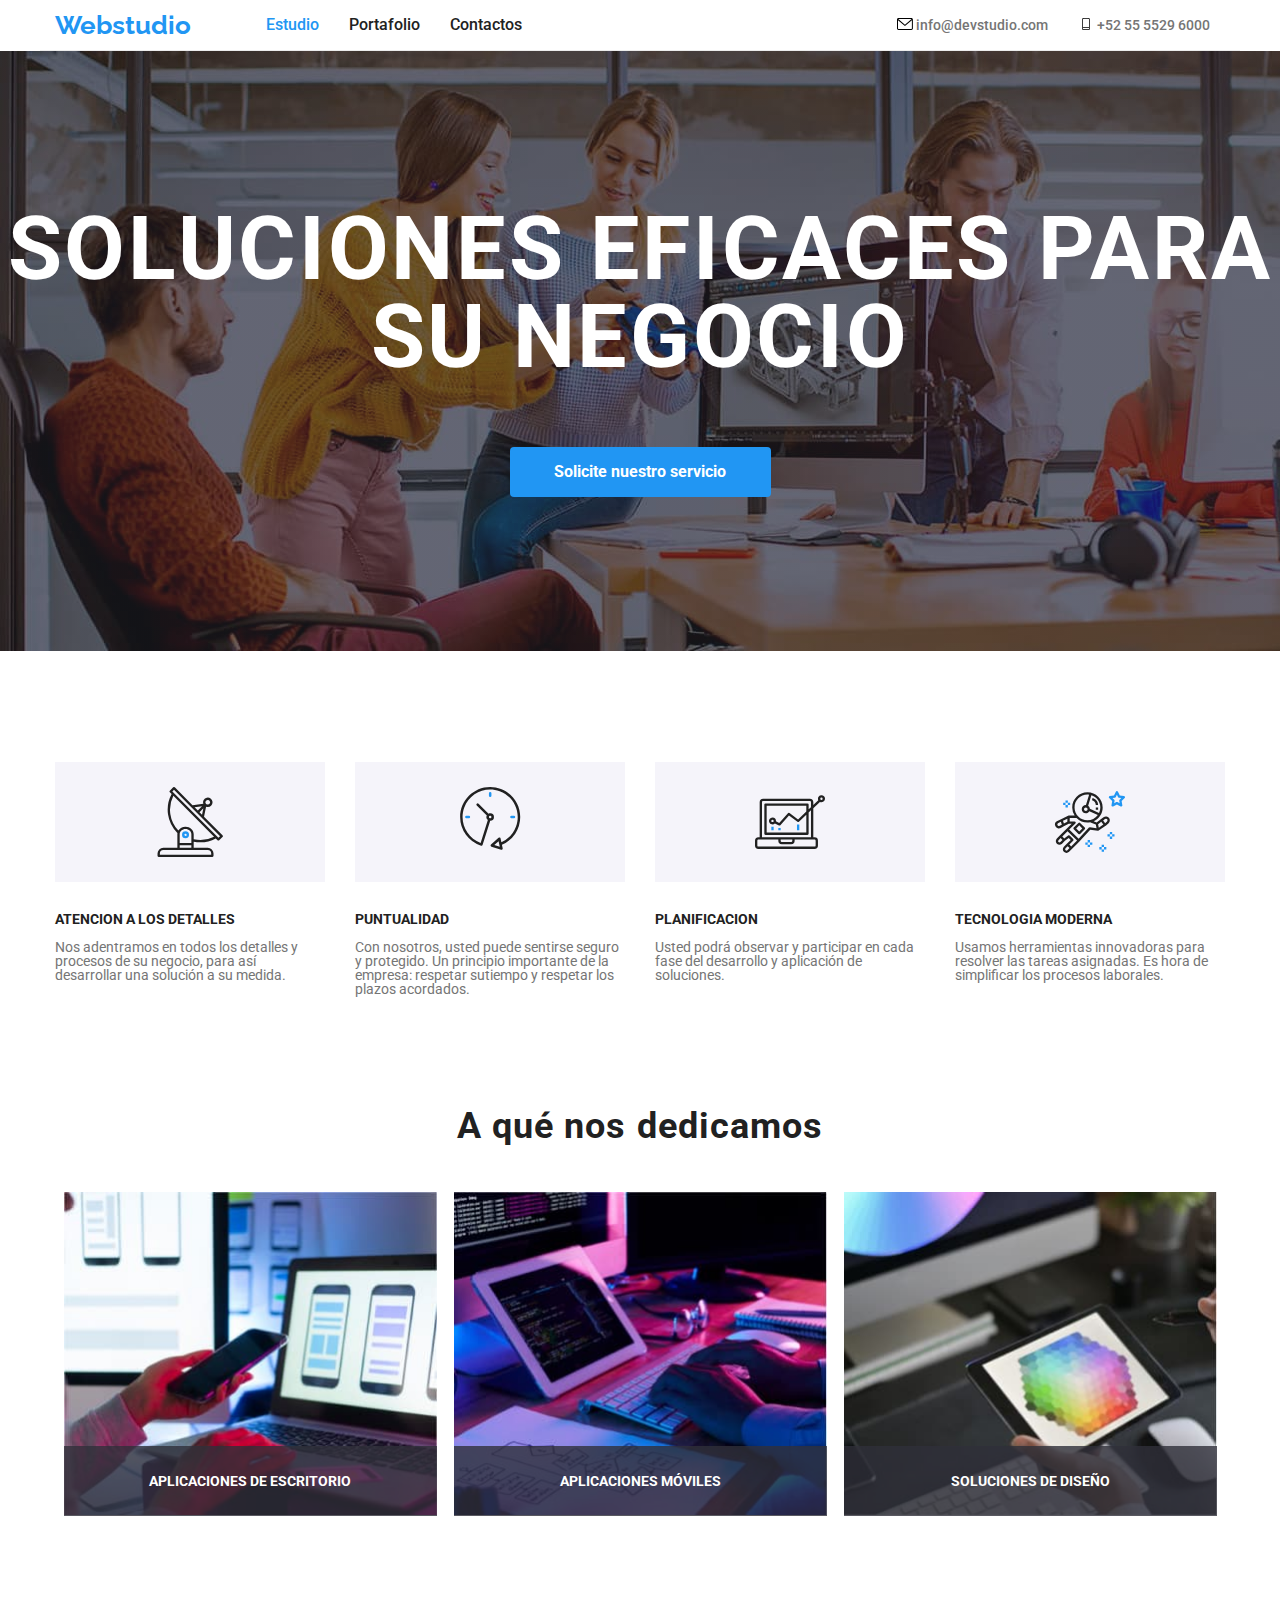
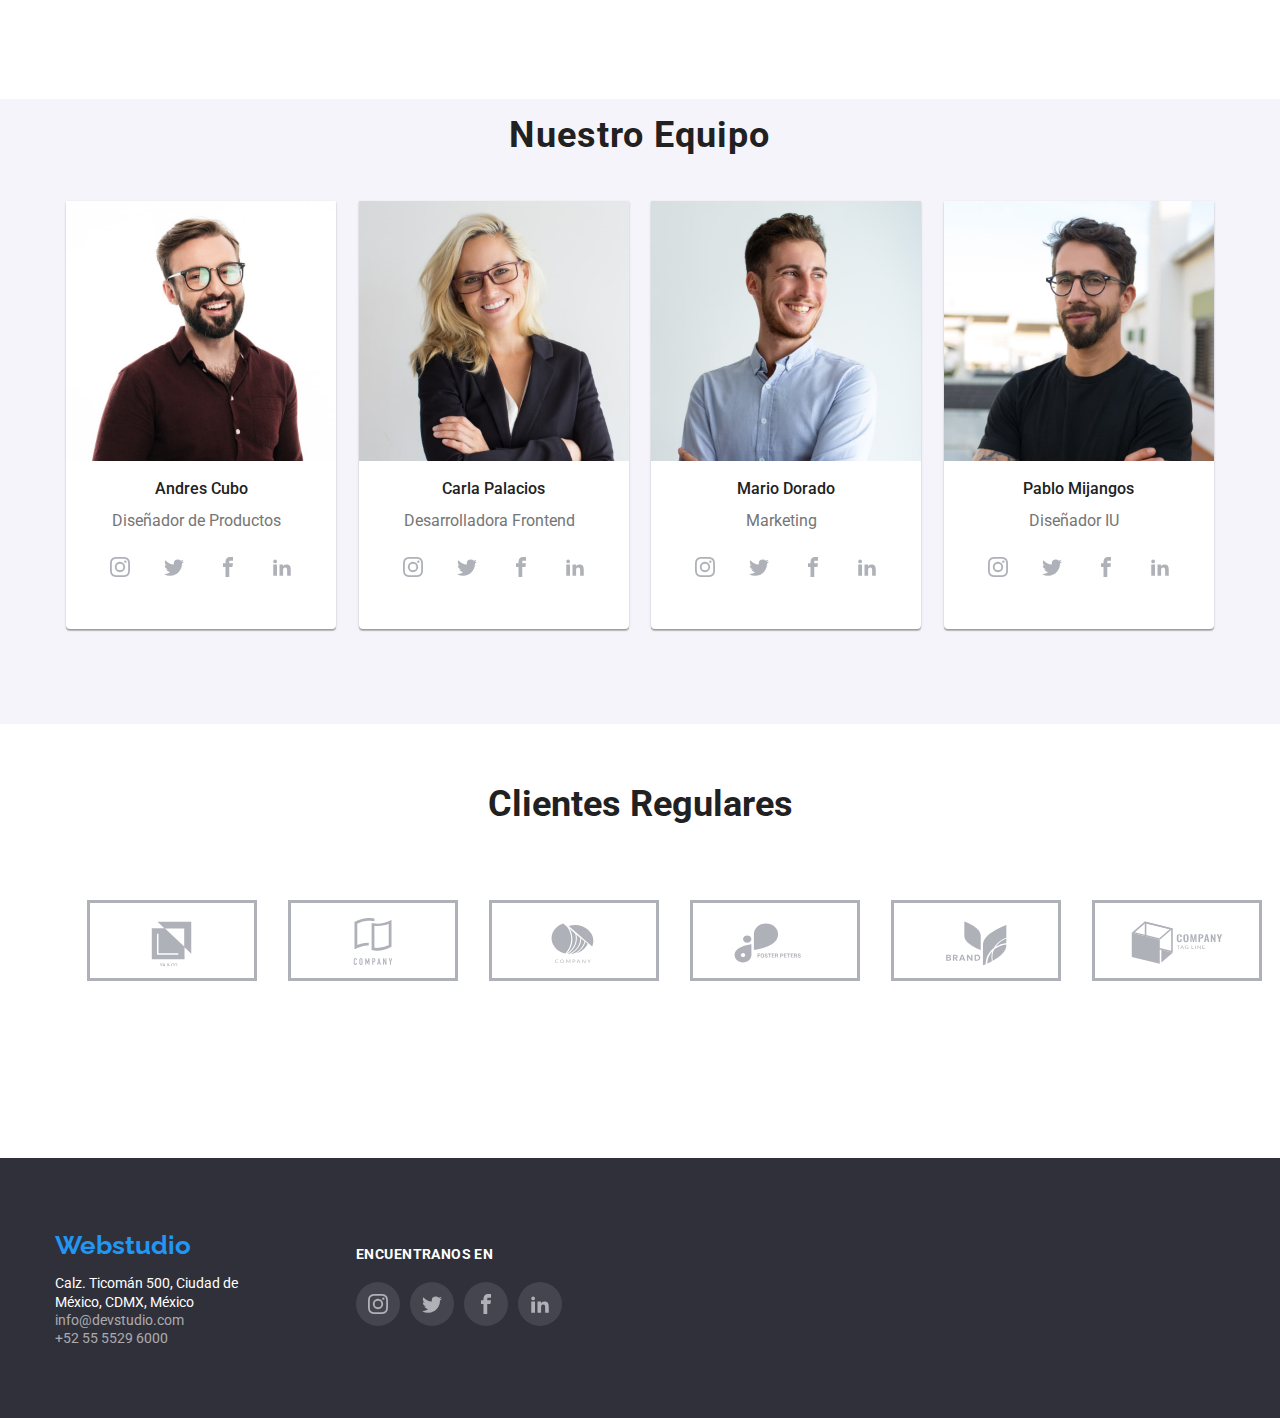
<file: index.html>
<!DOCTYPE html>
<html lang="en">
  <head>
    <meta charset="UTF-8" />
    <meta http-equiv="X-UA-Compatible" content="IE=edge" />
    <meta name="viewport" content="width=device-width, initial-scale=1.0" />
    <title>webstudio</title>
    <link
      rel="stylesheet"
      href="https://cdnjs.cloudflare.com/ajax/libs/modern-normalize/1.0.0/modern-normalize.min.css"
    />
    <link rel="stylesheet" href="css/styles.css" />
    <link
      href="https://fonts.googleapis.com/css2?family=Raleway:wght@700&family=Roboto:wght@400;500;700;900&display=swap"
      rel="stylesheet"
    />
  <body>
    <!-- header-html -->
    <header class="container header-container">
      <div class="header-letf-container">
        <a href="index.html" class="web-studio"> Webstudio</a>
        <nav>
          <ul class="nav-list">
            <li class="nav-item-menu">
              <a href="./index.html" class="header-element current">Estudio</a>
            </li>
            <li class="nav-item-menu">
              <a href="./portafolio.html" class="header-element">Portafolio</a>
            </li>
            <li class="nav-item-menu">
              <a href="#contactos" class="header-element">Contactos</a>
            </li>
          </ul>
        </nav>
      </div>
      <div class="header-right-container">
        <ul class="info-list">
          <li class="info-item-list">
            <a href="mail:info@devstudio.com" class="header-contact">
              <svg widht="16" height="12" class="info-item-list-icon">
                <use href="./images/icons.svg#icon-sobre-activable"></use>
              </svg>
              info@devstudio.com</a
            >
          </li>
          <li class="info-item-list">
            <a href="tel:+52-55-5529-6000" class="header-contact">
              <svg widht="16" height="12" class="info-item-list-icon">
                <use href="./images/icons.svg#icon-movil-vector""> </use>
              </svg>
              +52 55 5529 6000</a
            >
          </li>
        </ul>
      </div>
    </header>
    <main>
      <!-- section-1 -->
      <section class="effective-solutions padding-section">
        <div>
          <h1>
            SOLUCIONES EFICACES PARA <br />
            SU NEGOCIO
          </h1>
          <button type="button" class="button-effective-solutions">
            Solicite nuestro servicio
          </button>
        </div>
      </section>
      <!-- section-2 -->
      <section id="estudio" class="container padding-section-top padding-section-bottom">
        <ul class="paragraphs-section-2-container">
          <li class="paragraph-section-2-list">
            <div class="icon-section-2">
              <svg widht="65" height="70">
                <use href="./images/icons.svg#icon-antenna"></use>
              </svg>
            </div> 
            <h3 class="section-2-titles">ATENCION A LOS DETALLES</h3>
            <p class="section-2-paragraphs">
              Nos adentramos en todos los detalles y procesos de su negocio,
              para así desarrollar una solución a su medida.
            </p>
          </li>
          <li class="paragraph-section-2-list">
            <div class="icon-section-2">
              <svg widht="65" height="70">
                <use href="./images/icons.svg#icon-reloj-1"></use>            
              </svg>
            </div>
            <h3 class="section-2-titles">PUNTUALIDAD</h3>
            <p class="section-2-paragraphs">
              Con nosotros, usted puede sentirse seguro y protegido. Un
              principio importante de la empresa: respetar sutiempo y respetar
              los plazos acordados.
            </p>
          </li>
          <li class="paragraph-section-2-list">
            <div class="icon-section-2">
              <svg widht="65" height="70">
                <use href="./images/icons.svg#icon-diagrama-1"></use>            
              </svg>
            </div>
            <h3 class="section-2-titles">PLANIFICACION</h3>
            <p class="section-2-paragraphs">
              Usted podrá observar y participar en cada fase del desarrollo y
              aplicación de soluciones.
            </p>
          </li>
          <li class="paragraph-section-2-list">
            <div class="icon-section-2">
              <svg widht="65" height="70">
                <use href="./images/icons.svg#icon-astronauta-1"></use>            
              </svg>
            </div>
            <h3 class="section-2-titles">TECNOLOGIA MODERNA</h3>
            <p class="section-2-paragraphs">
              Usamos herramientas innovadoras para resolver las tareas
              asignadas. Es hora de simplificar los procesos laborales.
            </p>
          </li>
        </ul>
      </section>
      <!-- section-3 -->
      <section class="container padding-section-top padding-section-bottom">
        <h2 class="section-titles">A qué nos dedicamos</h2>
        <ul class="section-3-container-list">
          <li>
            <img
              src="images/imagen-1.jpg"
              width="373"
              alt="escribiendo con el celular en la mano"
            />
            <div class="section-3-img-footer">
              <h3 class="section-3-paragraph-img-footer"> APLICACIONES DE ESCRITORIO </h3>
            </div>
          </li>
          <li>
            <img
              src="images/imagen-7.jpg"
              width="373"
              alt="teclado, tablet y manos"
            />
            <div class="section-3-img-footer">
              <h3 class="section-3-paragraph-img-footer"> APLICACIONES MÓVILES</h3>
            </div>
          </li>
          <li>
            <img src="images/imagen-2.jpg" width="373" alt="tablet en mano" />
            <div class="section-3-img-footer">
              <h3 class="section-3-paragraph-img-footer"> SOLUCIONES DE DISEÑO</h3>
            </div>
          </li>
        </ul>
      </section>
      <!-- section-4 -->
      <section class="our-team-members padding-section-bottom">
        <div class="container">
          <h2 class="section-titles">Nuestro Equipo</h2>
          <ul class="our-team-members-list-container">
            <li class="our-team-list-container" >
              <img
                src="images/imagen-3.jpg"
                width="270"
                alt="hombre sonriente con camisa vinotinto y gafas"
              />
                <h3 class="team-members">Andres Cubo</h3>
                <p class="jobs-members">Diseñador de Productos</p>
                <ul class="social-media-icons-container">
                  <li class="our-team-members-icon-container">
                    <a href="#">
                      <svg class="svg-class-our-team-members" widht="20" height="20">
                        <use href="./images/icons.svg#icon-instagram"></use> 
                      </svg>  
                    </a>
                  </li>
                  <li class="our-team-members-icon-container"> 
                    <a href="#">
                      <svg class="svg-class-our-team-members" widht="20" height="20" border-radius="50px 50px">
                        <use href="./images/icons.svg#icon-twitter"></use>            
                      </svg>  
                    </a>  
                  </li>  
                  <li class="our-team-members-icon-container">
                    <a href="#">
                      <svg class="svg-class-our-team-members" widht="20" height="20">
                        <use href="./images/icons.svg#icon-facebook"></use>            
                      </svg>
                    </a>
                  </li>
                  <li class="our-team-members-icon-container">
                    <a href="#">
                      <svg class="svg-class-our-team-members" widht="20" height="20">
                        <use href="./images/icons.svg#icon-linkedin2" class="our-team-icons-use"></use>            
                      </svg>
                    </a>
                  </li>
                </ul>              
            </li>
            <li class="our-team-list-container">
              <img
                src="images/imagen-4.jpg"
                width="270"
                alt="mujer rubia con lentes y ropa negra"
              />
              <h3 class="team-members">Carla Palacios</h3>
              <p class="jobs-members">Desarrolladora Frontend</p> 
              <ul class="social-media-icons-container">
                <li class="our-team-members-icon-container">
                  <a href="#">
                    <svg class="svg-class-our-team-members" widht="20" height="20">
                      <use href="./images/icons.svg#icon-instagram"></use> 
                    </svg>  
                  </a>
                </li>
                <li class="our-team-members-icon-container"> 
                  <a href="#">
                    <svg class="svg-class-our-team-members" widht="20" height="20" border-radius="50px 50px">
                      <use href="./images/icons.svg#icon-twitter"></use>            
                    </svg>  
                  </a>  
                </li>  
                <li class="our-team-members-icon-container">
                  <a href="#">
                    <svg class="svg-class-our-team-members" widht="20" height="20">
                      <use href="./images/icons.svg#icon-facebook"></use>            
                    </svg>
                  </a>
                </li>
                <li class="our-team-members-icon-container">
                  <a href="#">
                    <svg class="svg-class-our-team-members" widht="20" height="20">
                      <use href="./images/icons.svg#icon-linkedin2" class="our-team-icons-use"></use>            
                    </svg>
                  </a>
                </li>
              </ul>
            </li>
            <li class="our-team-list-container">
              <img
                src="images/imagen-5.jpg"
                width="270"
                alt="hombre sonriente con camisa blanca"
              />
              <h3 class="team-members">Mario Dorado</h3>
              <p class="jobs-members">Marketing</p>
              <ul class="social-media-icons-container">
                <li class="our-team-members-icon-container">
                  <a href="#">
                    <svg class="svg-class-our-team-members" widht="20" height="20">
                      <use href="./images/icons.svg#icon-instagram"></use> 
                    </svg>  
                  </a>
                </li>
                <li class="our-team-members-icon-container"> 
                  <a href="#">
                    <svg class="svg-class-our-team-members" widht="20" height="20" border-radius="50px 50px">
                      <use href="./images/icons.svg#icon-twitter"></use>            
                    </svg>  
                  </a>  
                </li>  
                <li class="our-team-members-icon-container">
                  <a href="#">
                    <svg class="svg-class-our-team-members" widht="20" height="20">
                      <use href="./images/icons.svg#icon-facebook"></use>            
                    </svg>
                  </a>
                </li>
                <li class="our-team-members-icon-container">
                  <a href="#">
                    <svg class="svg-class-our-team-members" widht="20" height="20">
                      <use href="./images/icons.svg#icon-linkedin2" class="our-team-icons-use"></use>            
                    </svg>
                  </a>
                </li>
              </ul>
            </li>
            <li class="our-team-list-container">
              <img
                src="images/imagen-6.jpg"
                width="270"
                alt="hombre con ropa negra y lentes"
              />
              <h3 class="team-members">Pablo Mijangos</h3>
              <p class="jobs-members">Diseñador IU</p>
              <ul class="social-media-icons-container">
                <li class="our-team-members-icon-container">
                  <a href="#">
                    <svg class="svg-class-our-team-members" widht="20" height="20">
                      <use href="./images/icons.svg#icon-instagram"></use> 
                    </svg>  
                  </a>
                </li>
                <li class="our-team-members-icon-container"> 
                  <a href="#">
                    <svg class="svg-class-our-team-members" widht="20" height="20" border-radius="50px 50px">
                      <use href="./images/icons.svg#icon-twitter"></use>            
                    </svg>  
                  </a>  
                </li>  
                <li class="our-team-members-icon-container">
                  <a href="#">
                    <svg class="svg-class-our-team-members" widht="20" height="20">
                      <use href="./images/icons.svg#icon-facebook"></use>            
                    </svg>
                  </a>
                </li>
                <li class="our-team-members-icon-container">
                  <a href="#">
                    <svg class="svg-class-our-team-members" widht="20" height="20">
                      <use href="./images/icons.svg#icon-linkedin2" class="our-team-icons-use"></use>            
                    </svg>
                  </a>
                </li>
              </ul></ul>
            </li>
          </ul>
        </div>
      </section>
      <section class=" regular-clients ">
        <div class="container">
          <h2 class="regular-clients-tittle">Clientes Regulares</h2>
          <ul class="regular-clients-container">
            <li class="regular-clients-width">
              <a href="#">
                <svg class="svg-class-regular-clients">
                  <use href="./images/icons.svg#icon-Logo-1"></use>            
                </svg>
              </a>
            </li>
            <li class="regular-clients-width">
              <a href="#">
                <svg class="svg-class-regular-clients"  widht="41" height="46">
                  <use href="./images/icons.svg#icon-Logo-2"></use>            
                </svg>
              </a>
            </li>
            <li class="regular-clients-width">
              <a href="#">
                <svg class="svg-class-regular-clients" widht="41" height="46">
                  <use href="./images/icons.svg#icon-Logo-3"></use>            
                </svg>
              </a>
            </li>
            <li class="regular-clients-width">
              <a href="#">
                <svg class="svg-class-regular-clients"  widht="41" height="46">
                  <use href="./images/icons.svg#icon-Logo-gris"></use>            
                </svg>
              </a>
            </li>
            <li class="regular-clients-width">
              <a href="#">
                <svg class="svg-class-regular-clients"  widht="41" height="46">
                  <use href="./images/icons.svg#icon-Logo-5"></use>            
                </svg>
              </a>
            </li>
            <li class="regular-clients-width">
              <a href="#">
                <svg class="svg-class-regular-clients" widht="41" height="46">
                  <use href="./images/icons.svg#icon-Logo-6"></use>            
                </svg>
              </a>
            </li>
          </ul>
        </div>
      </section>
    </main>
    <!-- footer -->
    <footer id="contactos" class="footer">
      <div class="container footer-container">
        <div class="footer-list">
          <a href="index.html" class="web-studio">Webstudio</a>
            <address class="address-container">
              <ul class="footer-list">
                  <li class="footer-list-item">
                    <a
                      href="https://www.google.com/maps/place/Calz.+Ticom%C3%A1n+500,+La+Laguna+Ticoman,+Gustavo+A.+Madero,+07340+Ciudad+de+M%C3%A9xico,+CDMX,+M%C3%A9xico/@19.5102022,-99.1350661,17z/data=!3m1!4b1!4m5!3m4!1s0x85d1f9c66374d1dd:0x72c74207e8767392!8m2!3d19.5102022!4d-99.1324912?hl=es"
                      target="_blank"
                      rel="noreferrer noopener"
                      class="footer-elements"
                      >Calz. Ticomán 500, Ciudad de México, CDMX, México
                    </a>
                  </li>
                <li class="">
                  <a href="mail:info@devstudio.com" class="footer-contact"
                    >info@devstudio.com</a
                  >
                </li>
                <li>
                  <a href="tel:+52-55-5529-6000" class="footer-contact"
                    >+52 55 5529 6000</a
                  >
                </li>          
              </ul>
            </address>
        </div>
      <div class="social-footer footer-list">
        <h3 class="footer-tittle">ENCUENTRANOS EN</h3>
        <ul class="footer-icons-container">
          <li class="footer-social-media-icon-container">
            <a href="#">
              <svg class="svg-class-our-team-members" widht="20" height="20">
                <use href="./images/icons.svg#icon-instagram"></use> 
              </svg> 
            </a> 
          </li>
          <li class="footer-social-media-icon-container"> 
            <a href="#">
              <svg class="svg-class-our-team-members" widht="20" height="20" border-radius="50px 50px">
                <use href="./images/icons.svg#icon-twitter"></use>            
              </svg>    
            </a>
          </li>  
          <li class="footer-social-media-icon-container">
            <a href="#">
              <svg class="svg-class-our-team-members" widht="20" height="20">
                <use href="./images/icons.svg#icon-facebook"></use>            
              </svg>
            </a>
          </li>
          <div class="footer-social-media-icon-container">
            <a href="#">
              <svg class="svg-class-our-team-members" widht="20" height="20">
                <use href="./images/icons.svg#icon-linkedin2" class="our-team-icons-use"></use>            
              </svg>
            </a>
        </ul>
      </div> 
    </footer>
  </body>
</html>
</file>
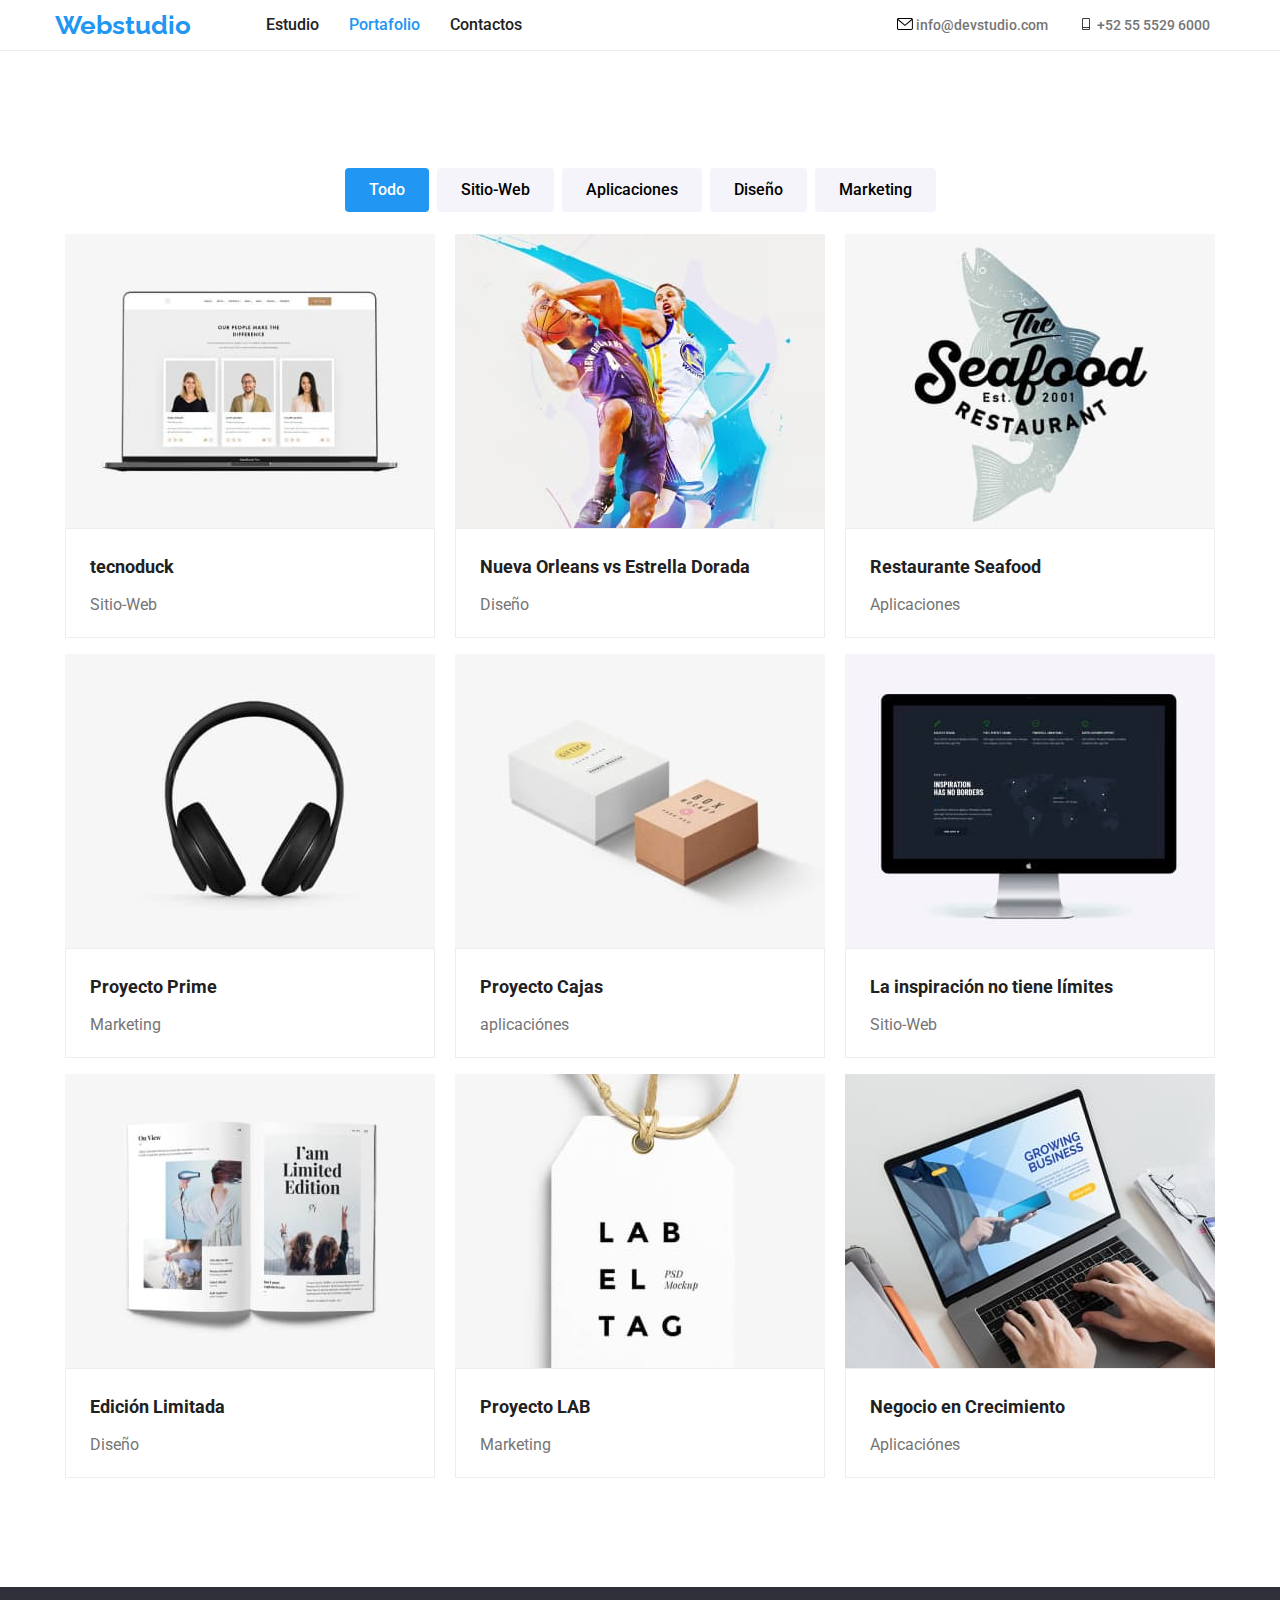
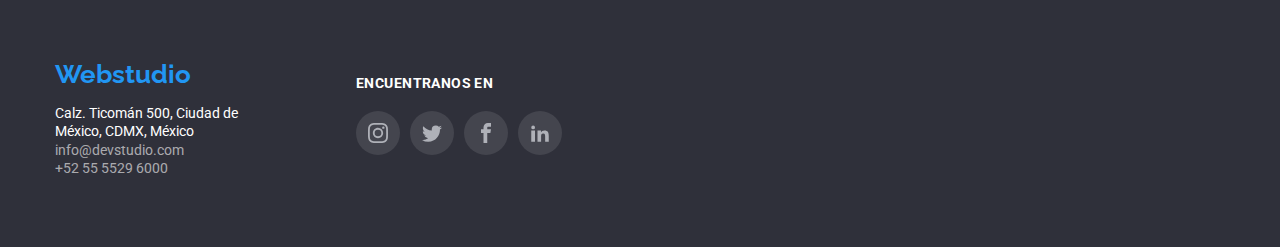
<file: portafolio.html>
<!DOCTYPE html>
<html lang="en">
  <head>
    <meta charset="UTF-8" />
    <meta http-equiv="X-UA-Compatible" content="IE=edge" />
    <meta name="viewport" content="width=device-width, initial-scale=1.0" />
    <title>portafolio</title>
    <link
      rel="stylesheet"
      href="https://cdnjs.cloudflare.com/ajax/libs/modern-normalize/1.0.0/modern-normalize.min.css"
    />
    <link rel="stylesheet" href="css/styles.css" />
    <link
      href="https://fonts.googleapis.com/css2?family=Raleway:wght@700&family=Roboto:wght@400;500;700;900&display=swap"
      rel="stylesheet"
    />
  </head>
  <body>
    <!-- header-portafolio -->
    <header class=" header-container">
      <div class="container header-container-flex">
        <div class="header-letf-container">
          <a href="index.html" class="web-studio"> Webstudio</a>
          <nav>
            <ul class="nav-list">
              <li class="nav-item-menu">
                <a href="./index.html" class="header-element">Estudio</a>
              </li>
              <li class="nav-item-menu">
                <a href="./portafolio.html" class="header-element current">Portafolio</a>
              </li>
              <li class="nav-item-menu">
                <a href="#contactos" class="header-element">Contactos</a>
              </li>
            </ul>
          </nav>
        </div>
        <div class="header-right-container">
          <ul class="info-list">
            <li class="info-item-list">
              <a href="mail:info@devstudio.com" class="header-contact">
                <svg widht="16" height="12" class="info-item-list-icon">
                  <use href="./images/icons.svg#icon-sobre-activable"></use>
                </svg>
                info@devstudio.com</a
              >
            </li>
            <li class="info-item-list">
              <a href="tel:+52-55-5529-6000" class="header-contact">
                <svg widht="16" height="12" class="info-item-list-icon">
                  <use href="./images/icons.svg#icon-movil-vector""> </use>
                </svg>
                +52 55 5529 6000</a
              >
            </li>
          </ul>
        </div>
      </div>
    </header>
    <!-- main -->
    <main>
      <!-- section-filtros y portafolio -->
      <section class="container padding-section-top padding-section-bottom">
        <ul class="filter-button-container">
          <li>
            <button
              type="button"
              class="buttons-filters current-button filter-button-container"
            >
              Todo
            </button>
          </li>
          <li>
            <button
              type="button"
              class="buttons-filters filter-button-container"
            >
              Sitio-Web
            </button>
          </li>
          <li>
            <button
              type="button"
              class="buttons-filters filter-button-container"
            >
              Aplicaciones
            </button>
          </li>
          <li>
            <button
              type="button"
              class="buttons-filters filter-button-container"
            >
              Diseño
            </button>
          </li>
          <li>
            <button
              type="button"
              class="buttons-filters filter-button-container"
            >
              Marketing
            </button>
          </li>
        </ul>
        <ul class="filter-card filter-card-container-list">
          <li class="filter-card-container">
            <img
              src="images/imagen-8.jpg"
              width="370"
              alt="pc-whit-open-web-site"
            />
            <div class="filter-card-bottom">
              <h3 class="briefcase-titles">tecnoduck</h3>
              <p class="briefcase-proyects">Sitio-Web</p>
            </div>
          </li>
          <li class="filter-card-container">
            <img
              src="images/imagen-9.jpg"
              width="370"
              alt="playing-basketball"
            />
            <div class="filter-card-bottom">
              <h3 class="briefcase-titles">
                Nueva Orleans vs Estrella Dorada
              </h3>
              <p class="briefcase-proyects">Diseño</p>
            </div>
          </li>
          <li class="filter-card-container">
            <img
              src="images/imagen-10.jpg"
              width="370"
              alt="the-sea-food-restaurant"
            />
            <div class="filter-card-bottom">
              <h3 class="briefcase-titles">Restaurante Seafood</h3>
              <p class="briefcase-proyects">Aplicaciones</p>
            </div>
          </li>
          <li class="filter-card-container">
            <img src="images/imagen-11.jpg" width="370" alt="Headphones" />
            <div class="filter-card-bottom">
              <h3 class="briefcase-titles">Proyecto Prime</h3>
              <p class="briefcase-proyects">Marketing</p>
            </div>
          </li>
          <li class="filter-card-container">
            <img src="images/imagen-12.jpg" width="370" alt="boxes" />
            <div class="filter-card-bottom">
              <h3 class="briefcase-titles">Proyecto Cajas</h3>
              <p class="briefcase-proyects">aplicaciónes</p>
            </div>
          </li>
          <li class="filter-card-container">
            <img src="images/imagen-13.jpg" width="370" alt="pc-screen" />
            <div class="filter-card-bottom">
              <h3 class="briefcase-titles">La inspiración no tiene límites</h3>
              <p class="briefcase-proyects">Sitio-Web</p>
            </div>
          </li>
          <li class="filter-card-container">
            <img src="images/imagen-14.jpg" width="370" alt="book" />
            <div class="filter-card-bottom">
              <h3 class="briefcase-titles">Edición Limitada</h3>
              <p class="briefcase-proyects">Diseño</p>
            </div>
          </li>
          <li class="filter-card-container">
            <img src="images/imagen-15.jpg" width="370" alt="tag" />
            <div class="filter-card-bottom">
              <h3 class="briefcase-titles">Proyecto LAB</h3>
              <p class="briefcase-proyects">Marketing</p>
            </div>
          </li>
          <li class="filter-card-container">
            <img
              src="images/imagen-16.jpg"
              width="370"
              alt="writting-in-a-pc"
            />
            <div class="filter-card-bottom">
              <h3 class="briefcase-titles">Negocio en Crecimiento</h3>
              <p class="briefcase-proyects">Aplicaciónes</p>
            </div>
          </li>
        </ul>
      </section>
    </main>
    <!-- footer -->
    <footer id="contactos" class="footer">
      <div class="container footer-container">
        <div class="footer-list">
          <a href="index.html" class="web-studio">Webstudio</a>
            <address class="address-container">
              <ul class="footer-list">
                  <li class="footer-list-item">
                    <a
                      href="https://www.google.com/maps/place/Calz.+Ticom%C3%A1n+500,+La+Laguna+Ticoman,+Gustavo+A.+Madero,+07340+Ciudad+de+M%C3%A9xico,+CDMX,+M%C3%A9xico/@19.5102022,-99.1350661,17z/data=!3m1!4b1!4m5!3m4!1s0x85d1f9c66374d1dd:0x72c74207e8767392!8m2!3d19.5102022!4d-99.1324912?hl=es"
                      target="_blank"
                      rel="noreferrer noopener"
                      class="footer-elements"
                      >Calz. Ticomán 500, Ciudad de México, CDMX, México
                    </a>
                  </li>
                <li class="">
                  <a href="mail:info@devstudio.com" class="footer-contact"
                    >info@devstudio.com</a
                  >
                </li>
                <li>
                  <a href="tel:+52-55-5529-6000" class="footer-contact"
                    >+52 55 5529 6000</a
                  >
                </li>          
              </ul>
            </address>
        </div>
      <div class="social-footer footer-list">
        <h3 class="footer-tittle">ENCUENTRANOS EN</h3>
        <ul class="footer-icons-container">
          <li class="footer-social-media-icon-container">
            <a href="#">
              <svg class="svg-class-our-team-members" widht="20" height="20">
                <use href="./images/icons.svg#icon-instagram"></use> 
              </svg> 
            </a> 
          </li>
          <li class="footer-social-media-icon-container"> 
            <a href="#">
              <svg class="svg-class-our-team-members" widht="20" height="20" border-radius="50px 50px">
                <use href="./images/icons.svg#icon-twitter"></use>            
              </svg>    
            </a>
          </li>  
          <li class="footer-social-media-icon-container">
            <a href="#">
              <svg class="svg-class-our-team-members" widht="20" height="20">
                <use href="./images/icons.svg#icon-facebook"></use>            
              </svg>
            </a>
          </li>
          <li class="footer-social-media-icon-container">
            <a href="#">
              <svg class="svg-class-our-team-members" widht="20" height="20">
                <use href="./images/icons.svg#icon-linkedin2" class="our-team-icons-use"></use>            
              </svg>
            </a>
          </li>
        </ul>
      </div> 
    </footer>
  </body>
</html>
</file>
<file: css/styles.css>
/* fuentes-roboto-y-raleway */
/* font-family: 'Raleway', sans-serif;......font-family: 'Roboto', sans-serif; */
:root {
  --brand-color: #2196f3;
  --button-color: #f5f4fa;
  --background-button-color: #2196f3;
  --background-color: #2f303a;
  --main-font: "Roboto";
}
body {
  font-family: "Roboto", sans-serif;
  color: #212121;
}
a {
  text-decoration: none;
}
ul {
  list-style-type: none;
}

h1,
h2,
h2 {
  margin-top: 0%;
}
header {
  border-bottom: 15px;
  border-color: #212121;
}
.container {
  width: 1200px;
  padding-left: 15px;
  padding-right: 15px;
  margin: auto;
}

.padding-section-top {
  padding-top: 95px;
}

.padding-section-bottom {
  padding-bottom: 95px;
}
/* header-section- */
/* webstudio */
.web-studio {
  color: var(--brand-color);
  font-family: "Raleway";
  font-style: normal;
  font-weight: 700;
  font-size: 26px;
  line-height: 1;
}

.web-studio:hover {
  color: var(--brand-color);
}
/* header-nav-elemnts */

.header-container {
  display: flex;
  align-items: center;
  justify-content: space-between;
  border-style: solid;
  border-width: 0px 0px 1px 0px;
  border-color: #ececec;
}
.header-container-flex {
  display: flex;
  justify-content: space-between;
}
.header-element {
  color: #212121;
  font-family: var(--main-font);
  font-style: normal;
  line-height: 1;
  font-weight: 500;
}
.header-element:hover {
  color: var(--brand-color);
}
.header-element:active {
  color: var(--brand-color);
  font-weight: 500;
}
/* header-contacts */
.header-contact {
  color: #757575;
  font-family: var(--main-font);
  font-style: normal;
  font-weight: 500;
  font-size: 14px;
  line-height: 1;
  text-decoration: none;
}
.header-contact:hover {
  color: var(--brand-color);
}

.header-letf-container {
  display: flex;
  align-items: center;
  justify-content: start;
}
.nav-list {
  display: flex;
  padding: auto;
  margin-left: 20px;
}
.nav-item-menu {
  padding: 0 15px;
}
.header-right-container {
  display: flex;
  align-items: center;
  justify-content: end;
}
.info-list {
  display: flex;
  padding: 0px;
  margin-left: 19px;
}
.info-item-list {
  padding: 0 15px;
}

.info-item-list-icon{
width: 16px;
align-items: center;
cursor: pointer;
}
.info-item-list-icon:hover{
  width: 16px;
  align-items: center;
  fill: var(--brand-color);
  }
.header-contact:hover .info-item-list-icon,
.header-contact:focus .info-item-list-icon{
  fill: var(--brand-color);
}
/* seccion#1 "soluciones eficacez para su negocio */
.effective-solutions {
  background-image: linear-gradient(to top,#2F303A66,
  #2F303A66), url(../images/background-image.jpg);
  background-size: cover;
  font-family: var(--main-font);
  font-style: normal;
  font-weight: 900;
  font-size: 44px;
  line-height: 1;
  color: #ffff;
  text-align: center;
  letter-spacing: 0.06em;
  text-transform: uppercase;
  display: flex;
  flex-direction: column;
  justify-content: center;
  align-items: center;
  text-align: center;
  height: 600px;
}

/* seccion-2 */
.section-2-titles {
  font-family: var(--main-font);
  font-style: normal;
  font-weight: 700;
  font-size: 14px;
  line-height: 1;
  color: #212121;
}

.section-2-paragraphs {
  font-family: var(--main-font);
  font-size: 14px;
  line-height: 1;
  color: #757575;
}

.paragraphs-section-2-container {
  display: flex;
  gap: 1rem;
  justify-content: space-between;
  padding: 0;
}

.paragraph-section-2-list {
  width: 270px;
  height: 122px;
}
.icon-section-2{
  display: flex;
  align-items: center;
  background-color: #F5F4FA;
  width: 270px;
  height: 120px;
  margin-bottom: 30px;
}
/* section-titles */
.section-titles {
  font-family: var(--main-font);
  font-style: normal;
  font-weight: 700;
  font-size: 36px;
  line-height: 2;
  text-align: center;
  letter-spacing: 0.03em;
  color: #212121;
}
/* section-3 */

.section-3-container-list {
  display: flex;
  flex-direction: row;
  justify-content: space-around;
  padding: 0;
  margin: auto;
}

.section-3-img-footer{
  position: relative;
  bottom: 87.5px;
  background: rgba(47, 48, 58, 0.8);
  width: 373px;
  height: 70px;
  justify-content: center;
}
.section-3-paragraph-img-footer{
  font-family: var(--main-font);
  font-weight: 700;
  font-size: 14px;
  line-height: 16px;
  color: #FFFFFF;
  text-align: center;
  padding-top: 27px;
  padding-bottom: 27px;
}
/* section-4 */

.our-team-members {
  background-color: #f5f4fa;
}
.team-members {
  font-family: var(--main-font);
  font-style: normal;
  font-weight: 500;
  font-size: 16px;
  line-height: 1;
  color: #212121;
  text-align: center;
}

.jobs-members {
  font-family: var(--main-font);
  font-style: normal;
  font-weight: 400;
  font-size: 16px;
  line-height: 1;
  color: #757575;
  text-align: center;
  margin-left: 40px;
  margin-right: 49px;
}
.our-team-members-list-container {
  display: flex;
  flex-direction: row;
  justify-content: space-around;
  padding: 0;
  margin: auto;
}
.our-team-list-container{
  background: #FFFFFF;
box-shadow: 0px 1px 3px rgba(0, 0, 0, 0.12), 0px 1px 1px rgba(0, 0, 0, 0.14), 0px 2px 1px rgba(0, 0, 0, 0.2);
border-radius: 0px 0px 4px 4px;
width: 270px;
height: 428px;
}
.social-media-icons-container{
display:flex;
justify-content: space-between;
width: 206px;
height: 44px;
margin-top: 16px;
margin-left: 32px;
margin-right: 32px;
margin-bottom: 30px;
fill: #AFB1B8;
padding: 0px;
}

.our-team-members-icon-container{
  display: flex;
  align-items: center;
  justify-content: center;
  border-radius: 50%;
  width: 44px;
}
.our-team-members-icon-container:hover{
  fill: #FFFFFF;
  background-color: var(--background-button-color);
  display: flex;
  align-items: center;
  justify-content: center;
  border-radius: 50%;
  width: 44px;
}
.svg-class-our-team-members{
align-items: center;
justify-content: center;
display: flex;
width: 20px;
height: 20px;
}
/* section-regular-clients */
.regular-clients{
  display: flex;
  justify-content: center;
  align-items: center;
  text-align: center;
}
.regular-clients-tittle{
font-family: var(--main-font);
font-weight: 700;
font-size: 36px;
Line-height: 42.19px;
letter-spacing: 3%;
padding-top: 59px;
padding-bottom: 44px;
}
.regular-clients-container{
  display: flex;
  align-items: center;
  justify-content: center;
}
.svg-class-regular-clients{
  display: flex;
  margin: 1px;
  border: 190px 81px;
  border: solid;
  border-color: #AFB1B8;
  width: 170px;
  height: 81px;
  margin-left: 30px;
  margin-bottom: 161px;
  padding: 12px;
  fill: #AFB1B8;
}
.svg-class-regular-clients:hover {
  fill:var(--background-button-color) ;
  display: flex;
  margin: 1px;
  border: 190px 81px;
  border: solid;
  border-color: var(--background-button-color);
  width: 170px;
  height: 81px;
  margin-left: 30px;
  margin-bottom: 161px;
  padding: 12px;
}
/* portafolio-pagina2*/
.briefcase-titles {
  font-family: var(--main-font);
  font-style: normal;
  font-weight: 700;
  font-size: 18px;
  line-height: 2;
  color: #212121;
  margin-top: 0px;
margin-bottom: 4px;
}

.briefcase-proyects {
  font-family: var(--main-font);
  font-size: 16px;
  line-height: 2;
  color: #757575;
  margin-top: 0px;
  margin-bottom: 0px;
}

/* buttons-section-filtros */
.button-effective-solutions {
  color: white;
  background-color: var(--background-button-color);
  cursor: pointer;
  font-family: var(--main-font);
  font-style: normal;
  font-weight: 700;
  font-size: 16px;
  line-height: 2;
  border: none;
  width: 240px;
  height: 31px;
  padding: 10 32px;
  width: 261px;
  height: 50px;
  border-radius: 4px;
}

.buttons-filters {
  font-family: var(--main-font);
  border: none;
  font-style: normal;
  font-weight: 500;
  font-size: 16px;
  line-height: 2;
  background-color: #f5f4fa;
  cursor: pointer;
  border-radius: 4px;
}
.buttons-filters:hover {
  color: var(--button-color);
  background-color: var(--background-button-color);
  cursor: pointer;
  font-family: var(--main-font);
  font-style: normal;
  font-weight: 500;
  font-size: 16px;
  line-height: 2;
  border: none;
  border-radius: 4px;
  box-shadow: 0px 3px 1px rgba(0, 0, 0, 0.1), 0px 1px 2px rgba(0, 0, 0, 0.08), 
  0px 2px 2px rgba(0, 0, 0, 0.12)
}
.filter-button-container {
  display: flex;
  justify-content: center;
  padding: 6 24px;
  gap: 8px;
  border-radius: 4px;
  padding: 6px 24px;
}

.filter-card {
  line-height: 0;
}
.filter-card:hover {
  cursor: pointer;
  line-height: 0;
}

.filter-card-container-list {
  display: flex;
  flex-wrap: wrap;
  align-items: center;
  justify-content: space-around;
  padding: 0;
  margin: 14px 0;
  row-gap: 1rem;
}

.filter-card-container:hover {
  border: 1px solid #f5f4fa;
  box-shadow: 0px 1px 1px rgba(0, 0, 0, 0.12), 0px 4px 4px rgba(0, 0, 0, 0.06),
    1px 4px 6px rgba(0, 0, 0, 0.16);
  cursor: pointer;
}
.filter-card-bottom {
  border: 1px solid #eeeeee;
  padding: 20px 24px;
  width: 370px;
  height: 110px;
}

.current {
  color: var(--brand-color);
}
.current-button {
  background-color: var(--brand-color);
  color: white;
}
/* footer-section */
.footer {
  background-color: var(--background-color);
  display: block;
  padding-top: 60px;
  padding-bottom: 60PX;
}
.footer-list {
  padding: 0px;
  margin-right: 0px;
  width: 231px;
  height: 126px;
}
.footer-list-item {
  width: 231px;
  
}
/* footer-elements */
.footer-elements {
  color: #ffff;
  font-family: var(--main-font);
  font-style: normal;
  font-weight: 400;
  font-size: 14px;
  line-height: 1;
  text-decoration: none;
}

.footer-elements:hover {
  color: var(--brand-color);
}
/* footer-contacts */
.footer-contact {
  color: rgba(255, 255, 255, 0.6);
  text-decoration: none;
  font-family: var(--main-font);
  font-style: normal;
  font-weight: 400;
  font-size: 14px;
  line-height: 1;
}

.footer-contact:hover {
  color: var(--brand-color);
}

.footer-container {
  display: flex;

  margin-top: 14px;
}

.footer-tittle{
  font-weight: 700;
  font-size: 14px;
  line-height: 16px;
  letter-spacing: 0.03em;
  color: #FFFFFF;
  margin-bottom: 20px;
}
.social-footer{
  display: block;
  margin-left: 70px;

}
.container-social-footer {
  display: flex;
  padding-left: 0;
}
.footer-icons-container{
  display:flex;
  justify-content: space-between;
  width: 206px;
  height: 44px;
  margin-top: 16px;
  margin-left: 0px;
  margin-right: 32px;
  margin-bottom: 30px;
  fill: #AFB1B8;
  padding: 0px;
  border-radius: 1px solid;
  }
  .footer-social-media-icon-container{
    display: flex;
    align-items: center;
    justify-content: center;
    border-radius: 50%;
    width: 44px;
    background: rgba(255, 255, 255, 0.1);
  }
  .footer-social-media-icon-container:hover{
    display: flex;
    align-items: center;
    justify-content: center;
    border-radius: 50%;
    width: 44px;
    background: var(--background-button-color);
    fill: #FFFFFF;
  }
</file>
